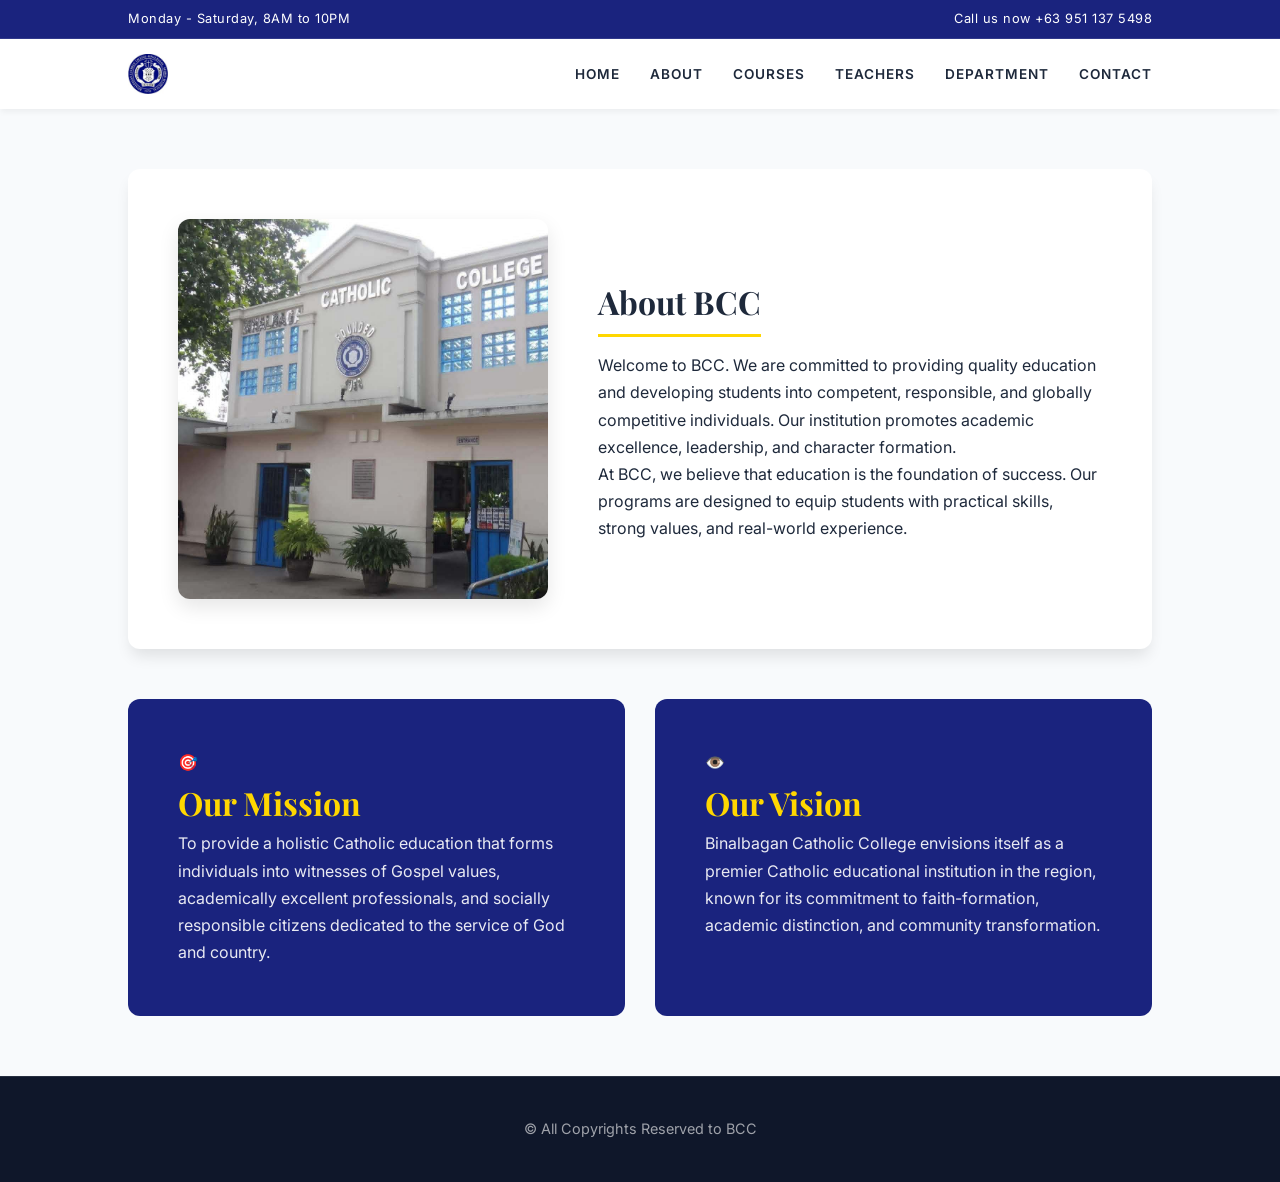
<file: index.html>
<!DOCTYPE html>
<html lang="en">
<head>
    <meta charset="UTF-8">
    <meta name="viewport" content="width=device-width, initial-scale=1.0">
    <title>BCC - About</title>
    <link rel="stylesheet" href="style.css">
</head>
<body>

    <div class="top-bar">
        <span>Monday - Saturday, 8AM to 10PM</span>
        <span>Call us now +63 951 137 5498</span>
    </div>

    <header class="navbar">
        <a href="home.html" class="logo">
        <img src="images/bccLogo.jpg" alt="BCC Logo">
    </a>
        <nav>
            <ul>
                <li><a href="home.html">HOME</a></li>
                <li><a href="index.html">ABOUT</a></li>
                <li><a href="courses.html">COURSES</a></li>
                <li><a href="teachers.html">TEACHERS</a></li>
                <li><a href="department.html">DEPARTMENT</a></li>
                <li><a href="contact.html">CONTACT</a></li>
            </ul>
        </nav>
    </header>

    <main class="hero-section">
    <div class="container">
        <div class="hero-content">
            <div class="hero-image">
                <img src="images/bcc-building.jpg" alt="Binalbagan Catholic College Building">
            </div>
            <div class="hero-text">
                <h1>About BCC</h1>
                <p>Welcome to BCC. We are committed to providing quality education and developing students into competent, responsible, and globally competitive individuals. Our institution promotes academic excellence, leadership, and character formation.</p>
                <p>At BCC, we believe that education is the foundation of success. Our programs are designed to equip students with practical skills, strong values, and real-world experience.</p>
            </div>
        </div>

        <div class="mission-vision-container">
            <div class="value-card">
                <div class="value-icon">🎯</div>
                <h2>Our Mission</h2>
                <p>To provide a holistic Catholic education that forms individuals into witnesses of Gospel values, academically excellent professionals, and socially responsible citizens dedicated to the service of God and country.</p>
            </div>

            <div class="value-card">
                <div class="value-icon">👁️</div>
                <h2>Our Vision</h2>
                <p>Binalbagan Catholic College envisions itself as a premier Catholic educational institution in the region, known for its commitment to faith-formation, academic distinction, and community transformation.</p>
            </div>
        </div>
    </div>
</main>

    <footer class="footer-bar">
        © All Copyrights Reserved to BCC
    </footer>

</body>
</html>
</file>
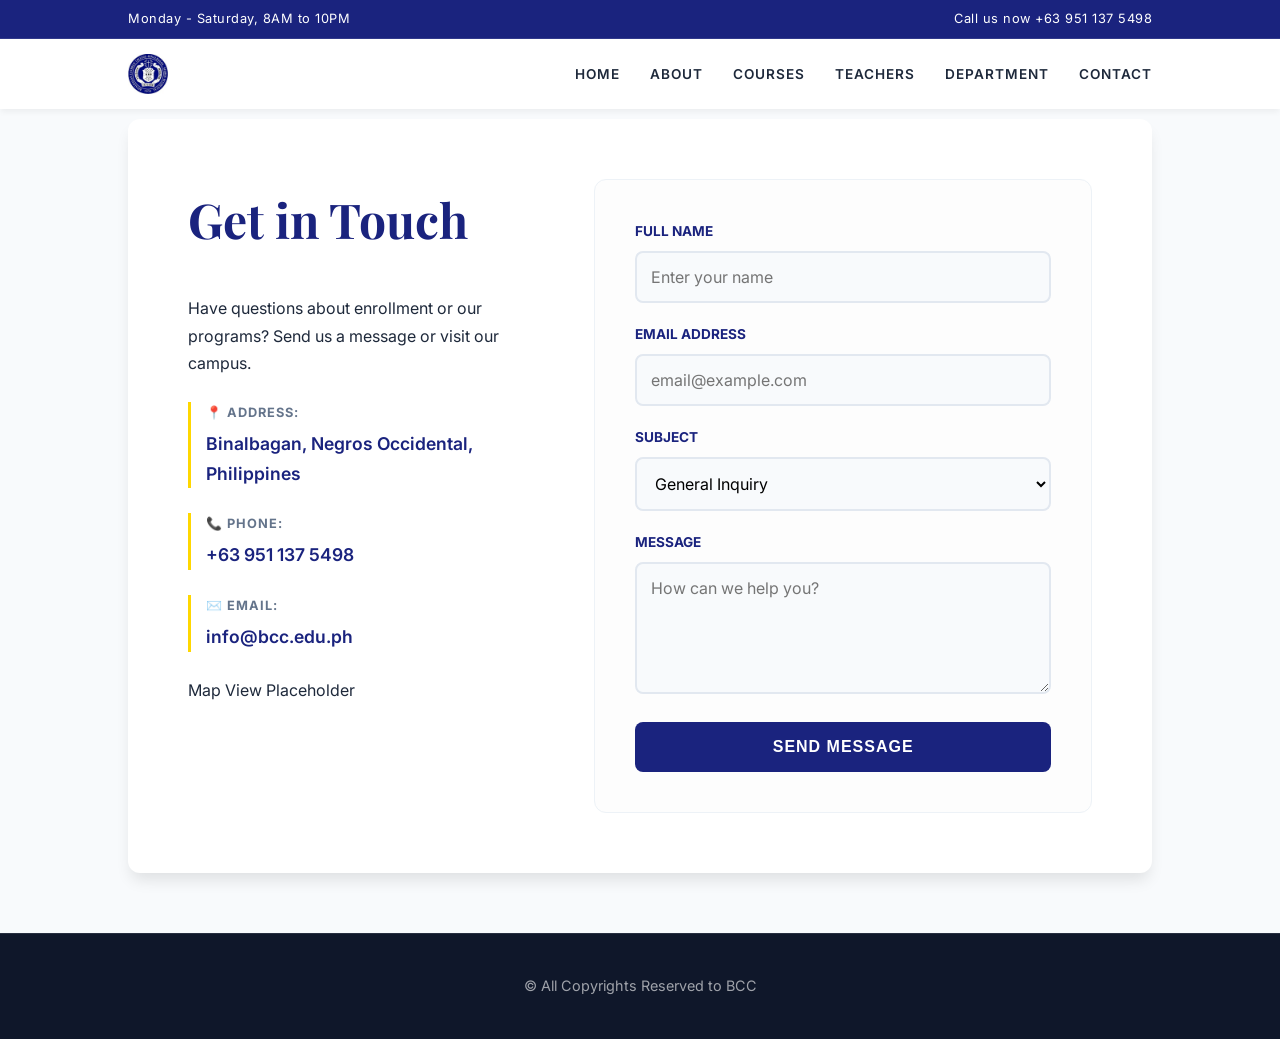
<file: contact.html>
<!DOCTYPE html>
<html lang="en">
<head>
    <meta charset="UTF-8">
    <meta name="viewport" content="width=device-width, initial-scale=1.0">
    <title>BCC - Contact Us</title>
    <link rel="stylesheet" href="style.css">
</head>
<body>

    <div class="top-bar">
        <span>Monday - Saturday, 8AM to 10PM</span>
        <span>Call us now +63 951 137 5498</span>
    </div>

    <header class="navbar">
        <a href="home.html" class="logo">
        <img src="images/bccLogo.jpg" alt="BCC Logo">
    </a>
        <nav>
            <ul>
                <li><a href="home.html">HOME</a></li>
                <li><a href="index.html">ABOUT</a></li>
                <li><a href="courses.html">COURSES</a></li>
                <li><a href="teachers.html">TEACHERS</a></li>
                <li><a href="department.html">DEPARTMENT</a></li>
                <li><a href="contact.html">CONTACT</a></li>
            </ul>
        </nav>
    </header>

    <main class="hero-section">
        <div class="container">
            <div class="hero-content contact-container">
                
                <div class="contact-info">
                    <h1>Get in Touch</h1>
                    <p>Have questions about enrollment or our programs? Send us a message or visit our campus.</p>
                    
                    <div class="info-item">
                        <strong>📍 Address:</strong>
                        <p>Binalbagan, Negros Occidental, Philippines</p>
                    </div>
                    
                    <div class="info-item">
                        <strong>📞 Phone:</strong>
                        <p>+63 951 137 5498</p>
                    </div>
                    
                    <div class="info-item">
                        <strong>✉️ Email:</strong>
                        <p>info@bcc.edu.ph</p>
                    </div>

                    <div class="map-placeholder">
                        <p>Map View Placeholder</p>
                    </div>
                </div>

                <div class="contact-form-wrapper">
                    <form action="#" class="main-form">
                        <div class="form-group">
                            <label>Full Name</label>
                            <input type="text" placeholder="Enter your name" required>
                        </div>
                        <div class="form-group">
                            <label>Email Address</label>
                            <input type="email" placeholder="email@example.com" required>
                        </div>
                        <div class="form-group">
                            <label>Subject</label>
                            <select>
                                <option>General Inquiry</option>
                                <option>Admission Question</option>
                                <option>Technical Support</option>
                            </select>
                        </div>
                        <div class="form-group">
                            <label>Message</label>
                            <textarea rows="5" placeholder="How can we help you?"></textarea>
                        </div>
                        <button type="submit" class="submit-btn">Send Message</button>
                    </form>
                </div>

            </div>
        </div>
    </main>

    <footer class="footer-bar">
        © All Copyrights Reserved to BCC
    </footer>

</body>
</html>
</file>
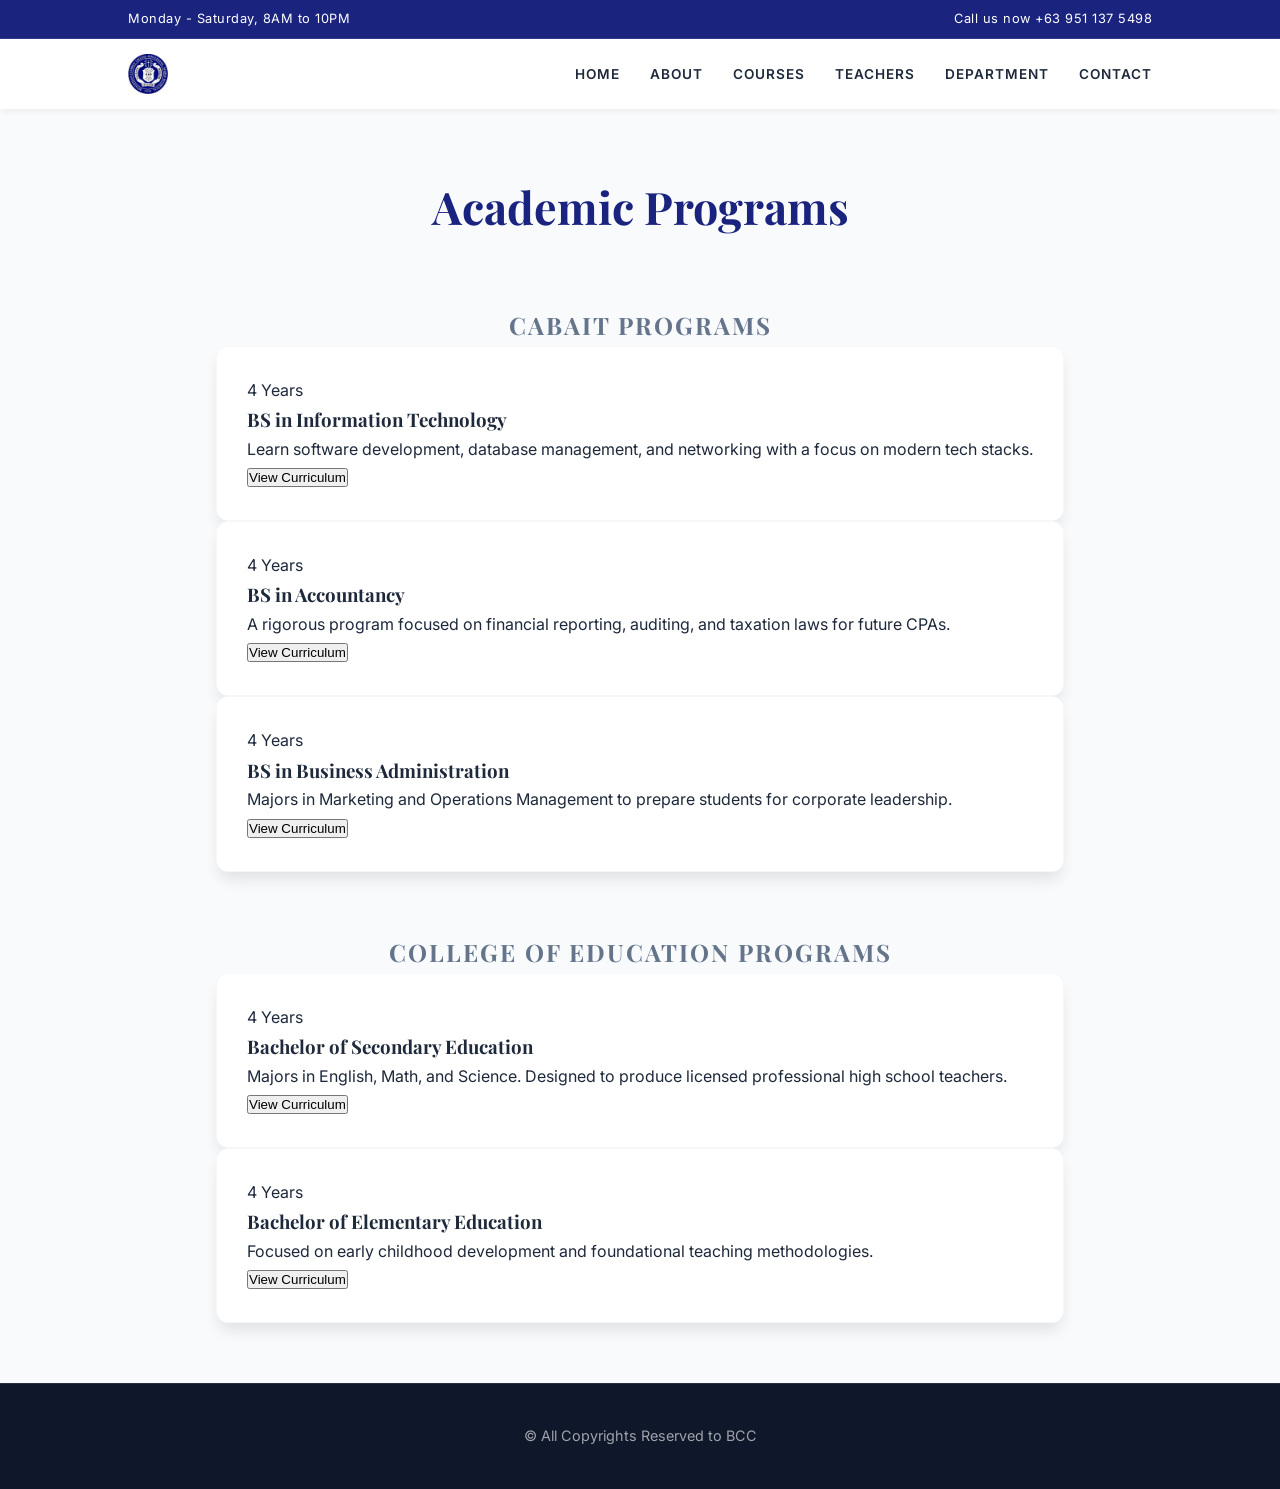
<file: courses.html>
<!DOCTYPE html>
<html lang="en">
<head>
    <meta charset="UTF-8">
    <meta name="viewport" content="width=device-width, initial-scale=1.0">
    <title>BCC - Academic Programs</title>
    <link rel="stylesheet" href="style.css">
</head>
<body>

    <div class="top-bar">
        <span>Monday - Saturday, 8AM to 10PM</span>
        <span>Call us now +63 951 137 5498</span>
    </div>

    <header class="navbar">
        <a href="home.html" class="logo">
        <img src="images/bccLogo.jpg" alt="BCC Logo">
    </a>
        <nav>
            <ul>
                <li><a href="home.html">HOME</a></li>
                <li><a href="index.html">ABOUT</a></li>
                <li><a href="courses.html">COURSES</a></li>
                <li><a href="teachers.html">TEACHERS</a></li>
                <li><a href="department.html">DEPARTMENT</a></li>
                <li><a href="contact.html">CONTACT</a></li>
            </ul>
        </nav>
    </header>

    <main class="hero-section">
        <div class="container">
            <h1 class="section-title">Academic Programs</h1>
            
            <h2 class="dept-title">CABAIT Programs</h2>
            <div class="course-grid">
                <div class="course-card">
                    <span class="duration-tag">4 Years</span>
                    <h3>BS in Information Technology</h3>
                    <p>Learn software development, database management, and networking with a focus on modern tech stacks.</p>
                    <button class="course-btn">View Curriculum</button>
                </div>

                <div class="course-card">
                    <span class="duration-tag">4 Years</span>
                    <h3>BS in Accountancy</h3>
                    <p>A rigorous program focused on financial reporting, auditing, and taxation laws for future CPAs.</p>
                    <button class="course-btn">View Curriculum</button>
                </div>

                <div class="course-card">
                    <span class="duration-tag">4 Years</span>
                    <h3>BS in Business Administration</h3>
                    <p>Majors in Marketing and Operations Management to prepare students for corporate leadership.</p>
                    <button class="course-btn">View Curriculum</button>
                </div>
            </div>

            <h2 class="dept-title">College of Education Programs</h2>
            <div class="course-grid">
                <div class="course-card education-border">
                    <span class="duration-tag">4 Years</span>
                    <h3>Bachelor of Secondary Education</h3>
                    <p>Majors in English, Math, and Science. Designed to produce licensed professional high school teachers.</p>
                    <button class="course-btn">View Curriculum</button>
                </div>

                <div class="course-card education-border">
                    <span class="duration-tag">4 Years</span>
                    <h3>Bachelor of Elementary Education</h3>
                    <p>Focused on early childhood development and foundational teaching methodologies.</p>
                    <button class="course-btn">View Curriculum</button>
                </div>
            </div>
        </div>
    </main>

    <footer class="footer-bar">
        © All Copyrights Reserved to BCC
    </footer>

</body>
</html>
</file>
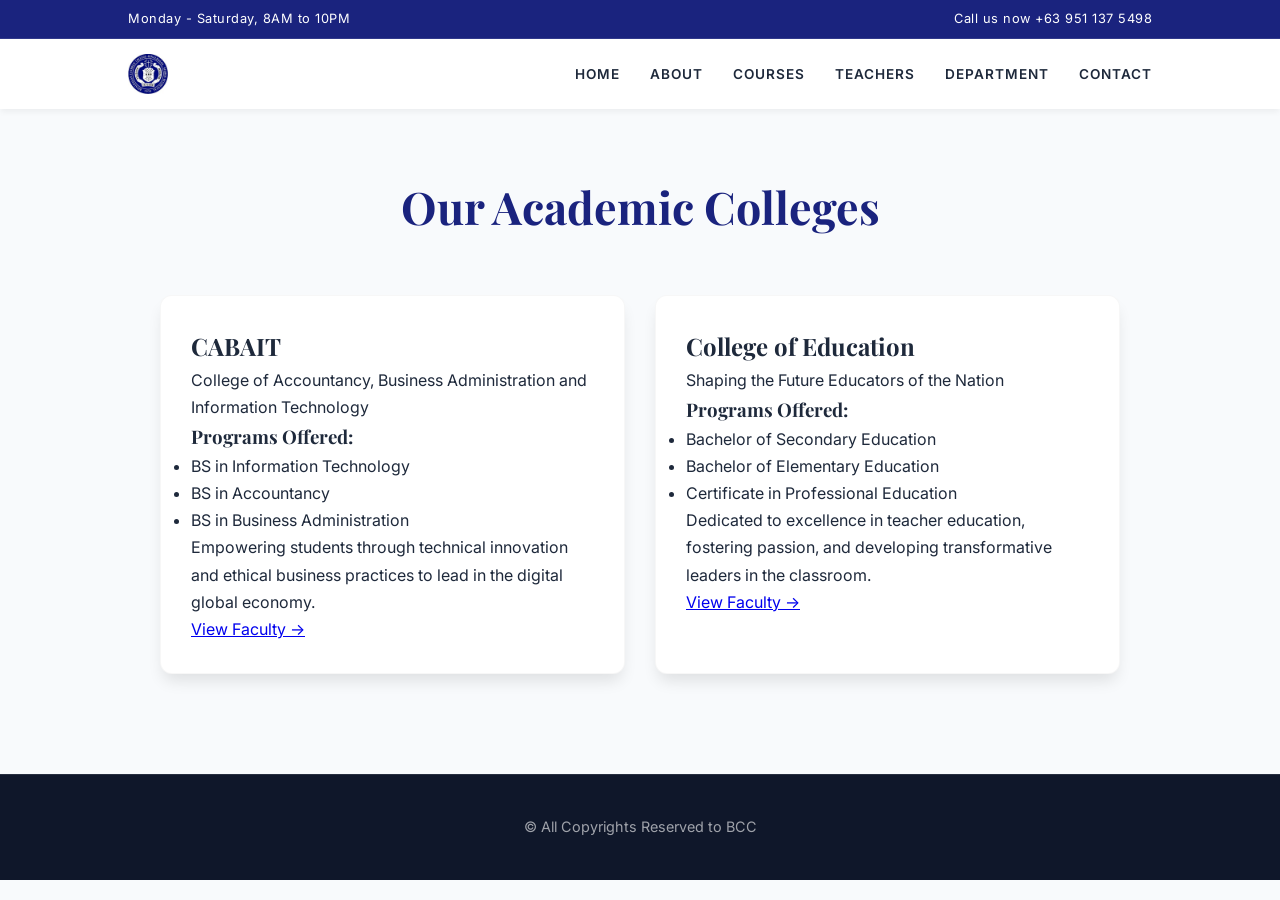
<file: department.html>
<!DOCTYPE html>
<html lang="en">
<head>
    <meta charset="UTF-8">
    <meta name="viewport" content="width=device-width, initial-scale=1.0">
    <title>BCC - Departments</title>
    <link rel="stylesheet" href="style.css">
</head>
<body>

    <div class="top-bar">
        <span>Monday - Saturday, 8AM to 10PM</span>
        <span>Call us now +63 951 137 5498</span>
    </div>

    <header class="navbar">
        <a href="home.html" class="logo">
        <img src="images/bccLogo.jpg" alt="BCC Logo">
    </a>
        <nav>
            <ul>
                <li><a href="home.html">HOME</a></li>
                <li><a href="index.html">ABOUT</a></li>
                <li><a href="courses.html">COURSES</a></li>
                <li><a href="teachers.html">TEACHERS</a></li>
                <li><a href="department.html">DEPARTMENT</a></li>
                <li><a href="contact.html">CONTACT</a></li>
            </ul>
        </nav>
    </header>

    <main class="hero-section">
        <div class="container">
            <h1 class="section-title">Our Academic Colleges</h1>
            
            <div class="department-grid">
                <div class="dept-card">
                    <div class="dept-header">
                        <h2>CABAIT</h2>
                        <p>College of Accountancy, Business Administration and Information Technology</p>
                    </div>
                    <div class="dept-body">
                        <h3>Programs Offered:</h3>
                        <ul>
                            <li>BS in Information Technology</li>
                            <li>BS in Accountancy</li>
                            <li>BS in Business Administration</li>
                        </ul>
                        <p class="dept-desc">Empowering students through technical innovation and ethical business practices to lead in the digital global economy.</p>
                        <a href="#" class="dept-link">View Faculty →</a>
                    </div>
                </div>

                <div class="dept-card">
                    <div class="dept-header">
                        <h2>College of Education</h2>
                        <p>Shaping the Future Educators of the Nation</p>
                    </div>
                    <div class="dept-body">
                        <h3>Programs Offered:</h3>
                        <ul>
                            <li>Bachelor of Secondary Education</li>
                            <li>Bachelor of Elementary Education</li>
                            <li>Certificate in Professional Education</li>
                        </ul>
                        <p class="dept-desc">Dedicated to excellence in teacher education, fostering passion, and developing transformative leaders in the classroom.</p>
                        <a href="#" class="dept-link">View Faculty →</a>
                    </div>
                </div>
            </div>
        </div>
    </main>

    <footer class="footer-bar">
        © All Copyrights Reserved to BCC
    </footer>

</body>
</html>
</file>
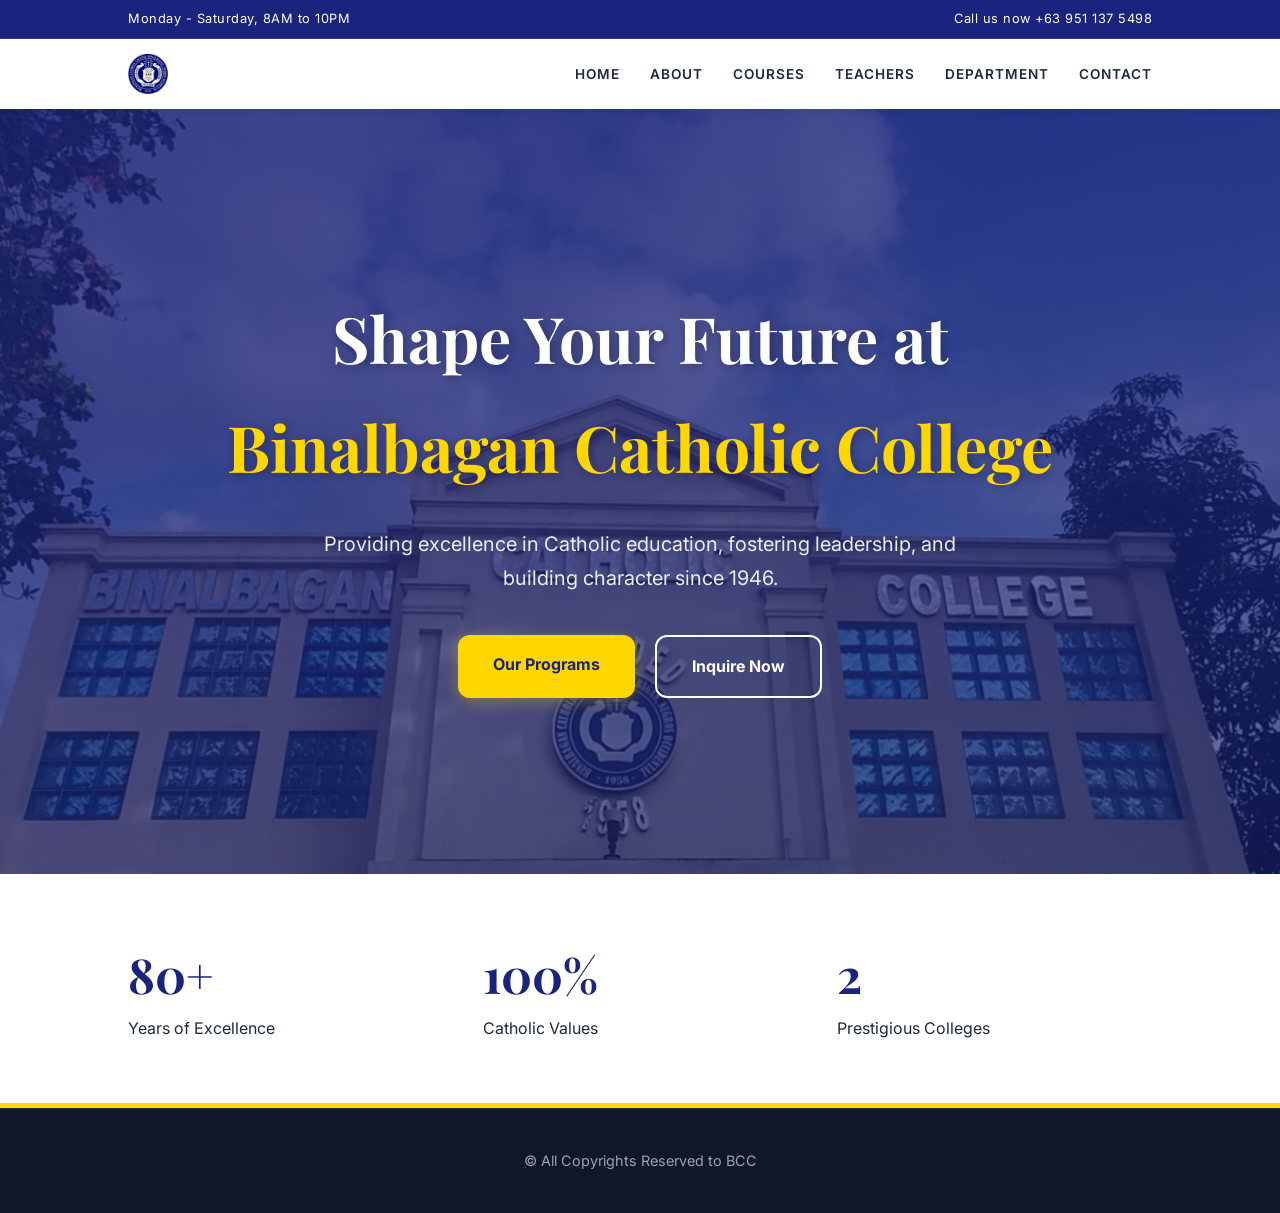
<file: home.html>
<!DOCTYPE html>
<html lang="en">
<head>
    <meta charset="UTF-8">
    <meta name="viewport" content="width=device-width, initial-scale=1.0">
    <title>BCC - Welcome</title>
    <link rel="stylesheet" href="style.css">
</head>
<body>

    <div class="top-bar">
        <span>Monday - Saturday, 8AM to 10PM</span>
        <span>Call us now +63 951 137 5498</span>
    </div>

    <header class="navbar">
        <a href="home.html" class="logo">
        <img src="images/bccLogo.jpg" alt="BCC Logo">
    </a>
        <nav>
            <ul>
                <li><a href="home.html">HOME</a></li>
                <li><a href="index.html">ABOUT</a></li>
                <li><a href="courses.html">COURSES</a></li>
                <li><a href="teachers.html">TEACHERS</a></li>
                <li><a href="department.html">DEPARTMENT</a></li>
                <li><a href="contact.html">CONTACT</a></li>
            </ul>
        </nav>
    </header>

    <section class="home-hero">
        <div class="hero-overlay">
            <div class="hero-text-center">
                <h1>Shape Your Future at <br><span>Binalbagan Catholic College</span></h1>
                <p>Providing excellence in Catholic education, fostering leadership, and building character since 1946.</p>
                <div class="hero-btns">
                    <a href="courses.html" class="btn-primary">Our Programs</a>
                    <a href="contact.html" class="btn-secondary">Inquire Now</a>
                </div>
            </div>
        </div>
    </section>

    <section class="stats-bar">
        <div class="stat-item"><strong>80+</strong><p>Years of Excellence</p></div>
        <div class="stat-item"><strong>100%</strong><p>Catholic Values</p></div>
        <div class="stat-item"><strong>2</strong><p>Prestigious Colleges</p></div>
    </section>

    <footer class="footer-bar">
        © All Copyrights Reserved to BCC
    </footer>

</body>
</html>
</file>
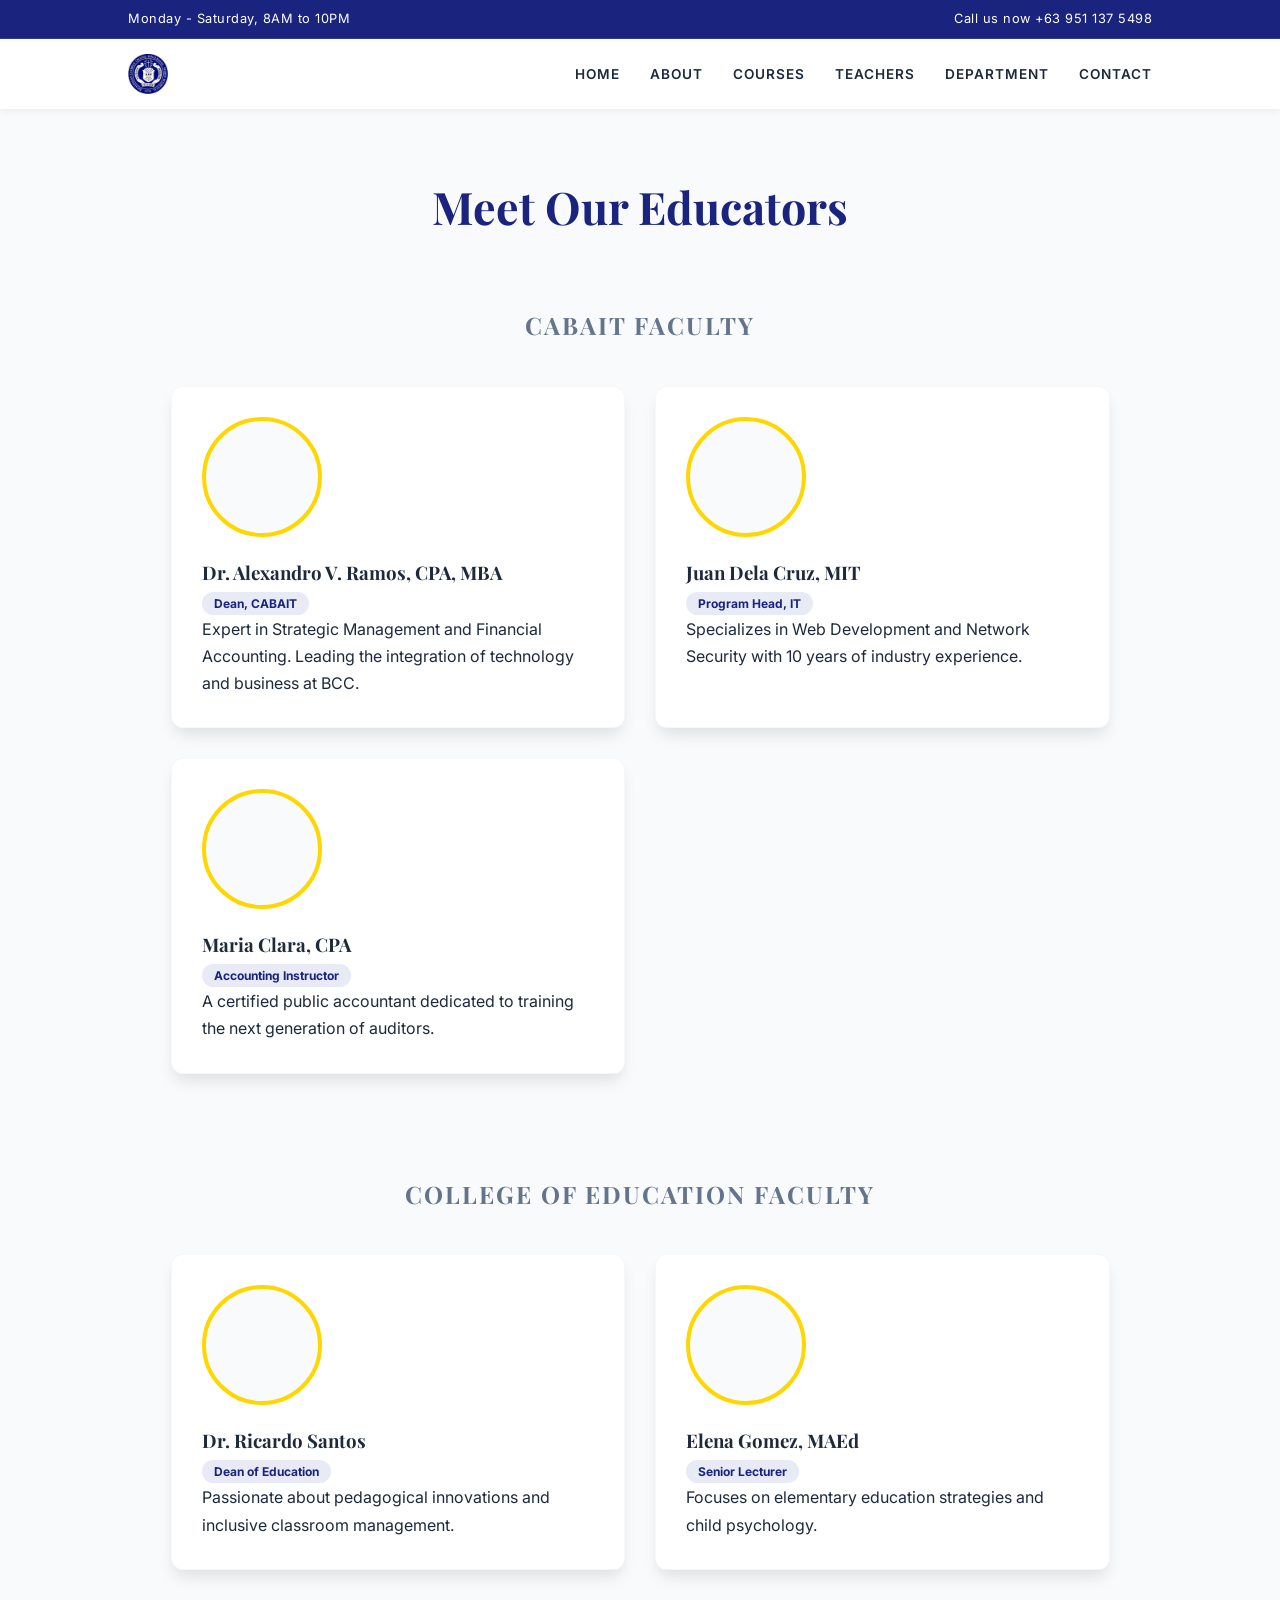
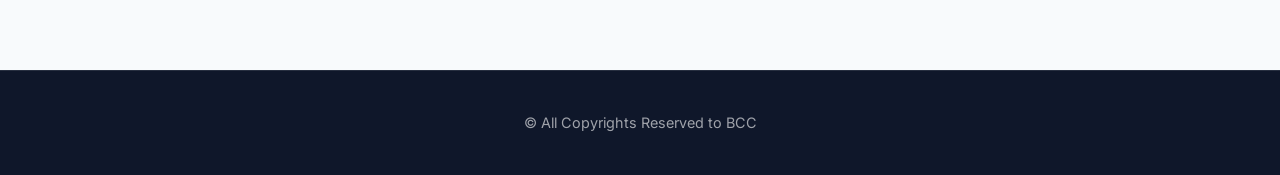
<file: teachers.html>
<!DOCTYPE html>
<html lang="en">
<head>
    <meta charset="UTF-8">
    <meta name="viewport" content="width=device-width, initial-scale=1.0">
    <title>BCC - Our Faculty</title>
    <link rel="stylesheet" href="style.css">
</head>
<body>

    <div class="top-bar">
        <span>Monday - Saturday, 8AM to 10PM</span>
        <span>Call us now +63 951 137 5498</span>
    </div>

    <header class="navbar">
       <a href="home.html" class="logo">
        <img src="images/bccLogo.jpg" alt="BCC Logo">
    </a>
        <nav>
            <ul>
                <li><a href="home.html">HOME</a></li>
                <li><a href="index.html">ABOUT</a></li>
                <li><a href="courses.html">COURSES</a></li>
                <li><a href="teachers.html">TEACHERS</a></li>
                <li><a href="department.html">DEPARTMENT</a></li>
                <li><a href="contact.html">CONTACT</a></li>
            </ul>
        </nav>
    </header>

    <main class="hero-section">
        <div class="container">
            <h1 class="section-title">Meet Our Educators</h1>
            
            <h2 class="dept-title">CABAIT Faculty</h2>
<div class="teacher-grid">
    
    <div class="teacher-card dean-card">
        <div class="teacher-photo-placeholder dean-photo"></div>
        <div class="teacher-info">
            <h3>Dr. Alexandro V. Ramos, CPA, MBA</h3>
            <span class="position">Dean, CABAIT</span>
            <p>Expert in Strategic Management and Financial Accounting. Leading the integration of technology and business at BCC.</p>
        </div>
    </div>

    <div class="teacher-card">
        <div class="teacher-photo-placeholder"></div>
        <div class="teacher-info">
            <h3>Juan Dela Cruz, MIT</h3>
            <span class="position">Program Head, IT</span>
            <p>Specializes in Web Development and Network Security with 10 years of industry experience.</p>
        </div>
    </div>

    <div class="teacher-card">
        <div class="teacher-photo-placeholder"></div>
        <div class="teacher-info">
            <h3>Maria Clara, CPA</h3>
            <span class="position">Accounting Instructor</span>
            <p>A certified public accountant dedicated to training the next generation of auditors.</p>
        </div>
    </div>
</div>

            <h2 class="dept-title">College of Education Faculty</h2>
            <div class="teacher-grid">
                <div class="teacher-card">
                    <div class="teacher-photo-placeholder"></div>
                    <div class="teacher-info">
                        <h3>Dr. Ricardo Santos</h3>
                        <span class="position">Dean of Education</span>
                        <p>Passionate about pedagogical innovations and inclusive classroom management.</p>
                    </div>
                </div>

                <div class="teacher-card">
                    <div class="teacher-photo-placeholder"></div>
                    <div class="teacher-info">
                        <h3>Elena Gomez, MAEd</h3>
                        <span class="position">Senior Lecturer</span>
                        <p>Focuses on elementary education strategies and child psychology.</p>
                    </div>
                </div>
            </div>
        </div>
    </main>

    <footer class="footer-bar">
        © All Copyrights Reserved to BCC
    </footer>

</body>
</html>
</file>
<file: style.css>
/* Import Google Fonts for a Premium Look */
@import url('https://fonts.googleapis.com/css2?family=Inter:wght@300;400;600;700&family=Playfair+Display:wght@700;800&display=swap');

:root {
    --primary: #1a237e;      /* Midnight Navy */
    --accent: #ffd700;       /* Academic Gold */
    --accent-dark: #c5a000;
    --text-main: #1e293b;    /* Slate Gray */
    --text-muted: #64748b;
    --bg-light: #f8fafc;
    --white: #ffffff;
    --shadow: 0 10px 15px -3px rgba(0, 0, 0, 0.1);
    --radius: 12px;
}

* {
    margin: 0;
    padding: 0;
    box-sizing: border-box;
}

body {
    background-color: var(--bg-light);
    color: var(--text-main);
    font-family: 'Inter', sans-serif;
    line-height: 1.7;
}

h1, h2, h3, .logo {
    font-family: 'Playfair Display', serif;
}

/* --- Top Utility Bar --- */
.top-bar {
    background-color: var(--primary);
    color: var(--white);
    padding: 8px 10%;
    font-size: 0.8rem;
    font-weight: 400;
    display: flex;
    justify-content: space-between;
    letter-spacing: 0.5px;
    border-bottom: 1px solid rgba(255,255,255,0.1);
}

/* --- Premium Navigation --- */
.navbar {
    background: rgba(255, 255, 255, 0.95);
    backdrop-filter: blur(10px);
    display: flex;
    justify-content: space-between;
    align-items: center;
    padding: 15px 10%;
    box-shadow: 0 4px 6px -1px rgba(0, 0, 0, 0.05);
    position: sticky;
    top: 0;
    z-index: 1000;
}

.logo {
    display: flex;
    align-items: center;
    text-decoration: none;
    /* This removes the blue box placeholder from the previous design */
}

.logo::before {
    display: none; /* Disables the CSS square we created earlier */
}

.logo img {
    height: 40px;    /* Adjust this value to make your logo bigger or smaller */
    width: auto;      /* Maintains the aspect ratio */
    display: block;
    transition: transform 0.3s ease;
}

.logo img:hover {
    transform: scale(1.05); /* Subtle pop effect when hovering over the logo */
}

/* Mobile Tweak: Makes the logo slightly smaller on phones */
@media (max-width: 768px) {
    .logo img {
        height: 35px;
    }
}

.navbar ul {
    display: flex;
    list-style: none;
    gap: 30px;
}

.navbar ul li a {
    text-decoration: none;
    color: var(--text-main);
    font-size: 0.85rem;
    font-weight: 600;
    text-transform: uppercase;
    letter-spacing: 1px;
    transition: 0.3s;
}

.navbar ul li a:hover {
    color: var(--primary);
    border-bottom: 2px solid var(--accent);
}

/* --- About Page & Internal Hero Layout --- */
.hero-section {
    padding: 60px 10%;
    display: flex;
    justify-content: center;
}

.hero-content {
    background: var(--white);
    display: flex;
    align-items: center; 
    justify-content: space-between;
    gap: 50px;
    padding: 50px;
    border-radius: var(--radius);
    box-shadow: var(--shadow);
    width: 100%;
    max-width: 1100px;
}

/* Constrains the building image size */
.hero-image {
    flex: 0 0 40%; /* Image takes 40% width */
    height: 380px;  /* Fixed height for symmetry */
    border-radius: var(--radius);
    overflow: hidden;
    box-shadow: 0 8px 20px rgba(0,0,0,0.1);
}

.hero-image img {
    width: 100%;
    height: 100%;
    object-fit: cover; /* Keeps building proportions correct */
}

.hero-text {
    flex: 1; /* Text takes remaining 60% */
}

.hero-text h1 {
    margin-bottom: 15px;
    border-bottom: 3px solid var(--accent);
    display: inline-block;
    padding-bottom: 5px;
}

/* Responsive adjustment for About Page */
@media (max-width: 992px) {
    .hero-content {
        flex-direction: column;
        text-align: center;
        padding: 30px;
    }
    .hero-image {
        flex: 0 0 auto;
        width: 100%;
        height: 250px;
    }
}

/* --- Hero Section - Home Page --- */
.home-hero {
    height: 85vh;
    background: linear-gradient(rgba(26, 35, 126, 0.8), rgba(26, 35, 126, 0.6)), 
                url('images/bcc.jpg') no-repeat center center;
    background-size: cover;
    display: flex;
    align-items: center;
    justify-content: center;
    text-align: center;
    /* Keeps the image from repeating if it's too small */
}

/* Add this to the text inside the hero */
.hero-text-center {
    animation: fadeInUp 1s ease-out;
}

@keyframes fadeInUp {
    from {
        opacity: 0;
        transform: translateY(30px);
    }
    to {
        opacity: 1;
        transform: translateY(0);
    }
}

.hero-text-center h1 {
    font-size: 4rem;
    color: white;
    margin-bottom: 25px;
    text-shadow: 2px 2px 10px rgba(0,0,0,0.3);
}

.hero-text-center h1 span {
    color: var(--accent);
}

.hero-text-center p {
    color: rgba(255,255,255,0.9);
    font-size: 1.25rem;
    max-width: 700px;
    margin: 0 auto 40px auto;
}

/* --- Modern Buttons --- */
.hero-btns { display: flex; gap: 20px; justify-content: center; }

.btn-primary {
    background: var(--accent);
    color: var(--primary);
    padding: 16px 35px;
    border-radius: var(--radius);
    text-decoration: none;
    font-weight: 700;
    box-shadow: 0 4px 15px rgba(255, 215, 0, 0.3);
    transition: 0.3s;
}

.btn-secondary {
    background: transparent;
    color: white;
    padding: 16px 35px;
    border-radius: var(--radius);
    text-decoration: none;
    font-weight: 700;
    border: 2px solid white;
    transition: 0.3s;
}

.btn-primary:hover { background: var(--accent-dark); transform: translateY(-2px); }
.btn-secondary:hover { background: white; color: var(--primary); }

/* --- Department & Faculty Cards --- */
.teacher-grid, .department-grid {
    display: grid;
    grid-template-columns: repeat(auto-fit, minmax(300px, 1fr));
    gap: 30px;
    padding: 40px 0;
}

.teacher-card, .dept-card, .course-card {
    background: var(--white);
    border-radius: var(--radius);
    padding: 30px;
    box-shadow: var(--shadow);
    border: 1px solid rgba(0,0,0,0.03);
    transition: 0.4s cubic-bezier(0.175, 0.885, 0.32, 1.275);
}

.teacher-card:hover {
    transform: translateY(-10px);
    box-shadow: 0 20px 25px -5px rgba(0, 0, 0, 0.1);
}

.teacher-photo-placeholder {
    width: 120px;
    height: 120px;
    background: var(--bg-light);
    border: 4px solid var(--accent);
    margin-bottom: 20px;
    border-radius: 50%;
}

.position {
    color: var(--primary);
    background: #e8eaf6;
    padding: 4px 12px;
    border-radius: 20px;
    font-size: 0.75rem;
    font-weight: 700;
}

/* --- Stats Bar --- */
.stats-bar {
    background: var(--white);
    padding: 60px 10%;
    display: grid;
    grid-template-columns: repeat(3, 1fr);
    gap: 40px;
    border-bottom: 5px solid var(--accent);
}

.stat-item strong {
    font-size: 3rem;
    color: var(--primary);
    font-family: 'Playfair Display', serif;
}

/* --- Mission/Vision Cards --- */
.mission-vision-container {
    display: grid;
    grid-template-columns: 1fr 1fr;
    gap: 30px;
    margin-top: 50px;
}

.value-card {
    background: var(--primary);
    color: white;
    padding: 50px;
    border-radius: var(--radius);
}

.value-card h2 { color: var(--accent); font-size: 2rem; }
.value-card p { opacity: 0.9; }

/* --- Footer --- */
.footer-bar {
    background: #0f172a;
    color: rgba(255,255,255,0.6);
    padding: 40px 0;
    text-align: center;
    font-size: 0.9rem;
    border-top: 1px solid rgba(255,255,255,0.1);
}

/* --- Section Titles --- */
.section-title {
    text-align: center;
    font-size: 2.8rem;
    color: var(--primary);
    margin-bottom: 10px;
}

.dept-title {
    font-size: 1.5rem;
    text-transform: uppercase;
    letter-spacing: 2px;
    color: var(--text-muted);
    text-align: center;
    margin-top: 60px;
}

/* --- Contact Page Layout Fix --- */
.contact-container {
    display: flex;
    flex-direction: row; /* Forces info and form to be side-by-side */
    align-items: stretch;
    gap: 60px;
    padding: 60px;
    background: var(--white);
    border-radius: var(--radius);
    box-shadow: var(--shadow);
    margin-top: -50px; /* Slight overlap with hero if desired */
}

.contact-info {
    flex: 1;
    display: flex;
    flex-direction: column;
    gap: 25px;
}

.contact-info h1 {
    font-size: 3rem;
    color: var(--primary);
    margin-bottom: 10px;
}

.info-item {
    padding-left: 15px;
    border-left: 3px solid var(--accent);
}

.info-item strong {
    font-family: 'Inter', sans-serif;
    text-transform: uppercase;
    font-size: 0.8rem;
    letter-spacing: 1px;
    color: var(--text-muted);
    display: block;
    margin-bottom: 5px;
}

.info-item p {
    font-weight: 600;
    color: var(--primary);
    font-size: 1.1rem;
}

/* --- Form Styling (The "Premium" Look) --- */
.contact-form-wrapper {
    flex: 1.2;
    background: #fdfdfd;
    padding: 40px;
    border-radius: var(--radius);
    border: 1px solid #edf2f7;
}

.form-group {
    margin-bottom: 20px;
}

.form-group label {
    display: block;
    font-weight: 700;
    font-size: 0.85rem;
    color: var(--primary);
    margin-bottom: 8px;
    text-transform: uppercase;
}

.form-group input, 
.form-group select, 
.form-group textarea {
    width: 100%;
    padding: 14px;
    border: 2px solid #e2e8f0;
    border-radius: 8px;
    font-family: 'Inter', sans-serif;
    font-size: 1rem;
    transition: all 0.3s ease;
    background: #f8fafc;
}

.form-group input:focus, 
.form-group textarea:focus {
    outline: none;
    border-color: var(--accent);
    background: white;
    box-shadow: 0 0 0 4px rgba(255, 215, 0, 0.1);
}

.submit-btn {
    width: 100%;
    background-color: var(--primary);
    color: var(--white);
    padding: 16px;
    border: none;
    border-radius: 8px;
    font-weight: 700;
    font-size: 1rem;
    cursor: pointer;
    transition: all 0.3s ease;
    text-transform: uppercase;
    letter-spacing: 1px;
}

.submit-btn:hover {
    background-color: var(--accent);
    color: var(--primary);
    transform: translateY(-2px);
}

/* Mobile Responsive Fix */
@media (max-width: 992px) {
    .contact-container {
        flex-direction: column;
        padding: 30px;
    }
    
    .contact-info h1 {
        font-size: 2.2rem;
    }
}

/* --- Responsive --- */
@media (max-width: 768px) {
    .navbar { flex-direction: column; gap: 15px; }
    .navbar ul { gap: 15px; flex-wrap: wrap; justify-content: center; }
    .hero-text-center h1 { font-size: 2.5rem; }
    .mission-vision-container { grid-template-columns: 1fr; }
    .stats-bar { grid-template-columns: 1fr; }
}
</file>
